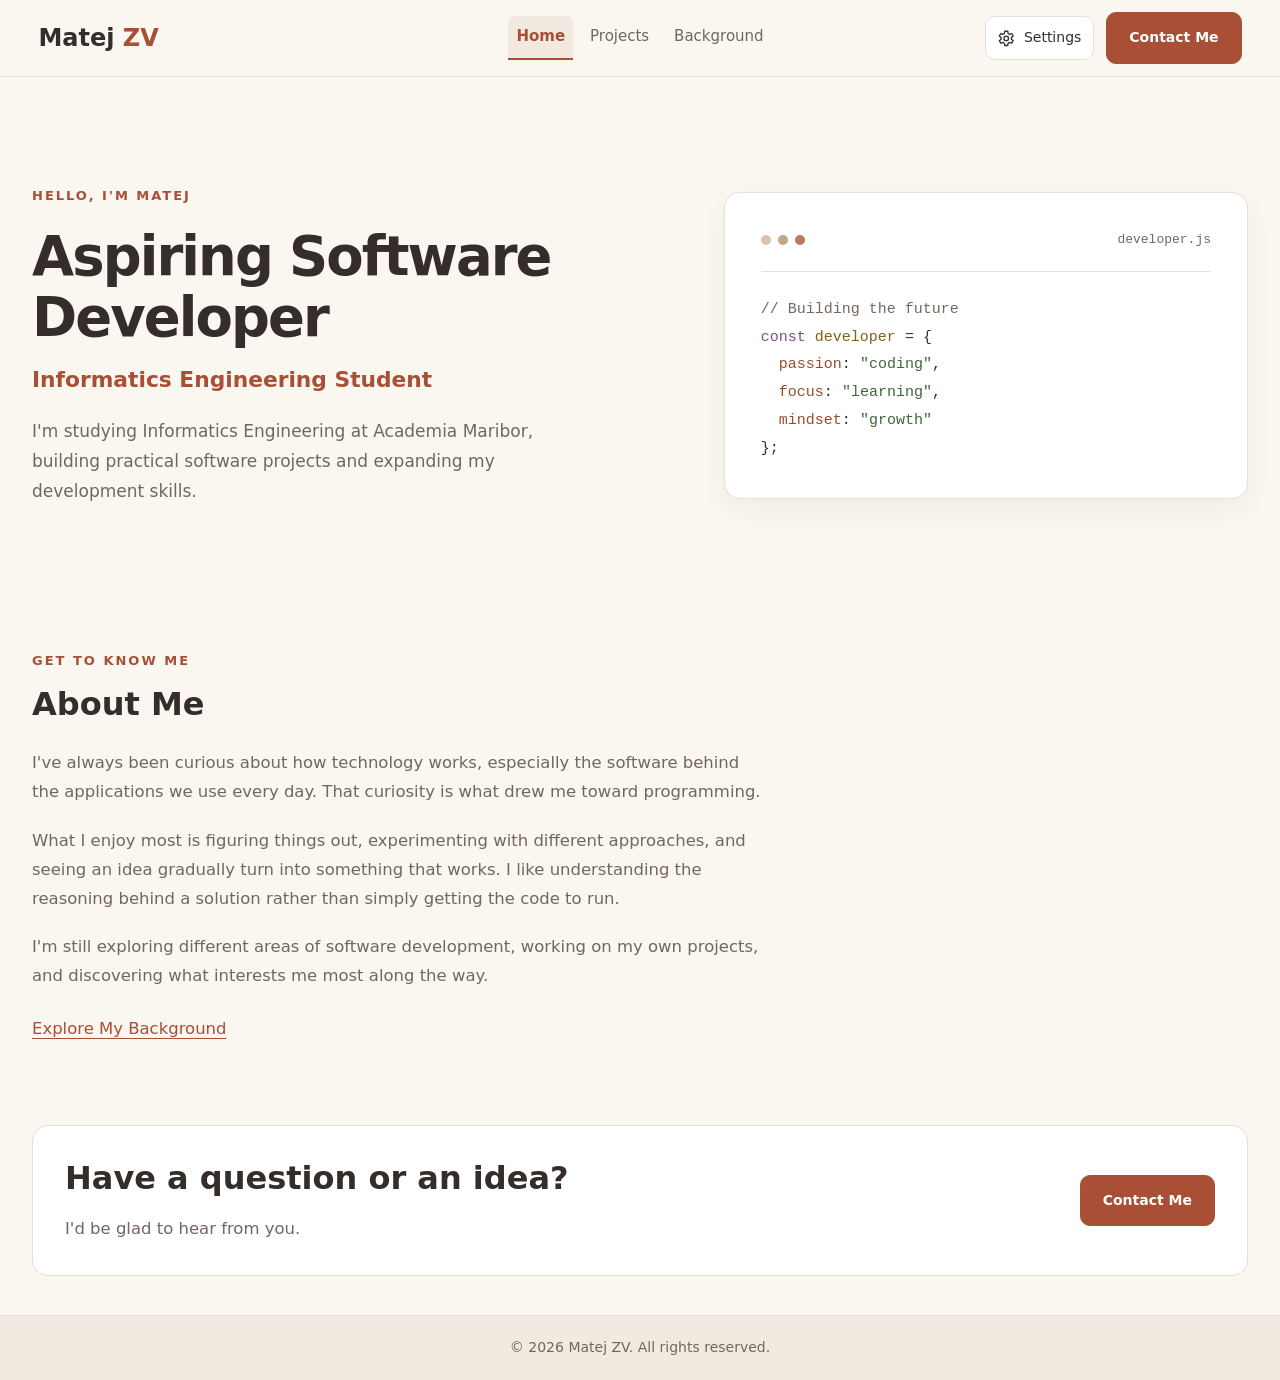
<file: index.html>
<!DOCTYPE html>
<html lang="en">
<head>
    <!-- Character encoding and responsive viewport -->
    <meta charset="UTF-8">
    <meta name="viewport" content="width=device-width, initial-scale=1.0">

    <!-- Page information -->
    <meta name="description" content="Home — Matej ZV’s developer portfolio, education, projects, and continued learning." data-i18n-content="meta.home.description">
    <meta name="theme-color" content="#211D1B">
    <link rel="icon" type="image/svg+xml" sizes="any" href="assets/icons/favicon.svg">
    <title data-i18n="meta.home.title">Matej ZV | Aspiring Software Developer</title>
    <meta property="og:type" content="website">
    <meta property="og:title" content="Matej ZV | Aspiring Software Developer" data-i18n-content="meta.home.title">
    <meta property="og:description" content="Home — Matej ZV’s developer portfolio, education, projects, and continued learning." data-i18n-content="meta.home.description">
    <meta name="twitter:card" content="summary">
    <!-- Add a canonical link and og:url once the final public URL is known.
         Add og:image only when a real share image has been supplied. -->

    <!-- Select the saved/system theme before styles render. -->
    <script src="js/theme.js"></script>
    <script src="js/translations.js"></script>
    <script src="js/i18n.js"></script>

    <!-- Website styles -->
    <link rel="stylesheet" href="css/style.css">

    <!-- JavaScript loads after the HTML is parsed -->
    <script src="js/script.js" defer></script>
</head>

<body>
    <a class="skip-link" href="#main-content" data-i18n="access.skip">Skip to main content</a>

    <header class="site-header">
        <nav class="navbar" aria-label="Main navigation" data-i18n-aria-label="access.nav">

            <!-- Website logo -->
            <a href="index.html" class="logo" aria-label="Matej ZV home" data-i18n-aria-label="access.home">
                Matej <span>ZV</span>
            </a>

            <ul class="nav-links" id="primary-navigation">
                <li><a href="index.html" aria-current="page" data-i18n="nav.home">Home</a></li>
                <li><a href="projects.html" data-i18n="nav.projects">Projects</a></li>
                <li><a href="background.html" data-i18n="nav.background">Background</a></li>
                <li class="mobile-contact"><a href="contact.html" data-i18n="nav.contact">Contact Me</a></li>
            </ul>

            <div class="header-actions">
                <div class="settings-container">
                    <button id="settings-toggle" class="settings-toggle" type="button" aria-expanded="false" aria-controls="settings-panel" hidden>
                        <svg class="settings-icon" xmlns="http://www.w3.org/2000/svg" width="18" height="18" viewBox="0 0 24 24" fill="none" stroke="currentColor" stroke-width="1.8" stroke-linecap="round" stroke-linejoin="round" aria-hidden="true" focusable="false"><path d="m9 3-.5 3-2 1.2L3.7 6 1.8 9.3l2.3 2v2.4l-2.3 2L3.7 19l2.8-1.2 2 1.2.5 3h4l.5-3 2-1.2 2.8 1.2 1.9-3.3-2.3-2v-2.4l2.3-2L18.3 6l-2.8 1.2-2-1.2-.5-3Z"/><circle cx="11" cy="12.5" r="3"/></svg>
                        <span data-i18n="settings.title">Settings</span>
                    </button>
                    <div id="settings-panel" class="settings-panel" role="group" aria-label="Display settings" hidden data-i18n-aria-label="settings.group">
                        <label class="theme-control" for="theme-choice" hidden>
                            <span data-i18n="settings.theme">Theme</span>
                            <select id="theme-choice" name="theme-choice" aria-label="Theme" data-i18n-aria-label="settings.theme">
                                <option value="system" data-i18n="settings.system">System</option>
                                <option value="dark" data-i18n="settings.dark">Dark</option>
                                <option value="light" data-i18n="settings.light">Light</option>
                            </select>
                        </label>
                        <fieldset class="language-control" hidden>
                            <legend data-i18n="settings.language">Language</legend>
                            <div class="language-options">
                                <button type="button" data-language="en" aria-pressed="true" lang="en"><span aria-hidden="true">🇬🇧</span> English <span class="language-check" aria-hidden="true">✓</span></button>
                                <button type="button" data-language="sl" aria-pressed="false" lang="sl"><span aria-hidden="true">🇸🇮</span> Slovenščina <span class="language-check" aria-hidden="true">✓</span></button>
                                <button type="button" data-language="de" aria-pressed="false" lang="de"><span aria-hidden="true">🇩🇪</span> Deutsch <span class="language-check" aria-hidden="true">✓</span></button>
                            </div>
                        </fieldset>
                    </div>
                </div>
                <a class="nav-contact btn btn-primary" href="contact.html" data-i18n="nav.contact">Contact Me</a>
                <!-- Mobile menu button -->
                <button
                    class="menu-toggle"
                    type="button"
                    aria-label="Open navigation menu"
                    aria-controls="primary-navigation"
                    aria-expanded="false"
                 data-i18n-aria-label="access.menuOpen">
                    ☰
                </button>
            </div>


        </nav>
    </header>

    <main id="main-content" class="home-page" tabindex="-1">
        
<section tabindex="-1" id="home" class="hero">

    <!-- Introduction -->
    <div class="hero-content">

        <p class="hero-label" data-i18n="home.hello">
            HELLO, I'M MATEJ
        </p>

        <h1 data-i18n="home.role">
            Aspiring Software Developer
        </h1>

        <p class="hero-subtitle" data-i18n="home.study">
            Informatics Engineering Student
        </p>

        <p class="hero-description" data-i18n="home.intro">
            I'm studying Informatics Engineering at Academia Maribor,
            building practical software projects and expanding my
            development skills.
        </p>

    </div>

    <!-- Decorative code editor -->
    <div class="hero-visual" aria-hidden="true">

        <div class="code-card">

            <div class="code-card-header">
                <div class="code-card-dots">
                    <span></span>
                    <span></span>
                    <span></span>
                </div>

                <span class="code-filename">
                    developer.js
                </span>
            </div>

            <pre class="code-block"><code><span class="syntax-comment">// Building the future</span>
<span class="syntax-keyword">const</span> <span class="syntax-variable">developer</span> = {
  <span class="syntax-property">passion</span>: <span class="syntax-string">"coding"</span>,
  <span class="syntax-property">focus</span>: <span class="syntax-string">"learning"</span>,
  <span class="syntax-property">mindset</span>: <span class="syntax-string">"growth"</span>
};</code></pre>

        </div>

    </div>

</section>


        <section tabindex="-1" id="about" class="about-section" aria-labelledby="about-heading">
            <div class="about-biography">
                <div class="about-heading">
                <p class="section-label" data-i18n="home.aboutLabel">GET TO KNOW ME</p>
                <h2 id="about-heading" data-i18n="home.about">About Me</h2>
            </div>
                <div class="about-content">

                    <p data-i18n="home.bio1">
                    I've always been curious about how technology works, especially the software behind 
                    the applications we use every day. That curiosity is what drew me toward programming.
                    </p>

                    <p data-i18n="home.bio2">
                    What I enjoy most is figuring things out, experimenting with different approaches, 
                    and seeing an idea gradually turn into something that works. I like understanding the 
                    reasoning behind a solution rather than simply getting the code to run.
                    </p>

                    <p data-i18n="home.bio3">
                    I'm still exploring different areas of software development, working on my own projects,
                     and discovering what interests me most along the way.
                    </p>

                </div>
                <a class="background-text-link" href="background.html"><span data-i18n="home.explore">Explore My Background</span></a>
            </div>
        </section>


        <section class="closing-cta" aria-labelledby="closing-heading">
            <div>
                <h2 id="closing-heading" data-i18n="home.cta">Have a question or an idea?</h2>
                <p data-i18n="home.ctaText">I'd be glad to hear from you.</p>
            </div>
            <a class="btn btn-primary" href="contact.html" data-i18n="nav.contact">Contact Me</a>
        </section>
    </main>

    <footer class="site-footer">
        <p>&copy; <span id="current-year">2026</span> <span data-i18n="footer.rights">Matej ZV. All rights reserved.</span></p>
    </footer>
    <!-- Translate parsed English content before deferred interaction scripts run. -->
    <script>window.portfolioI18n?.apply();</script>
</body>
</html>
</file>
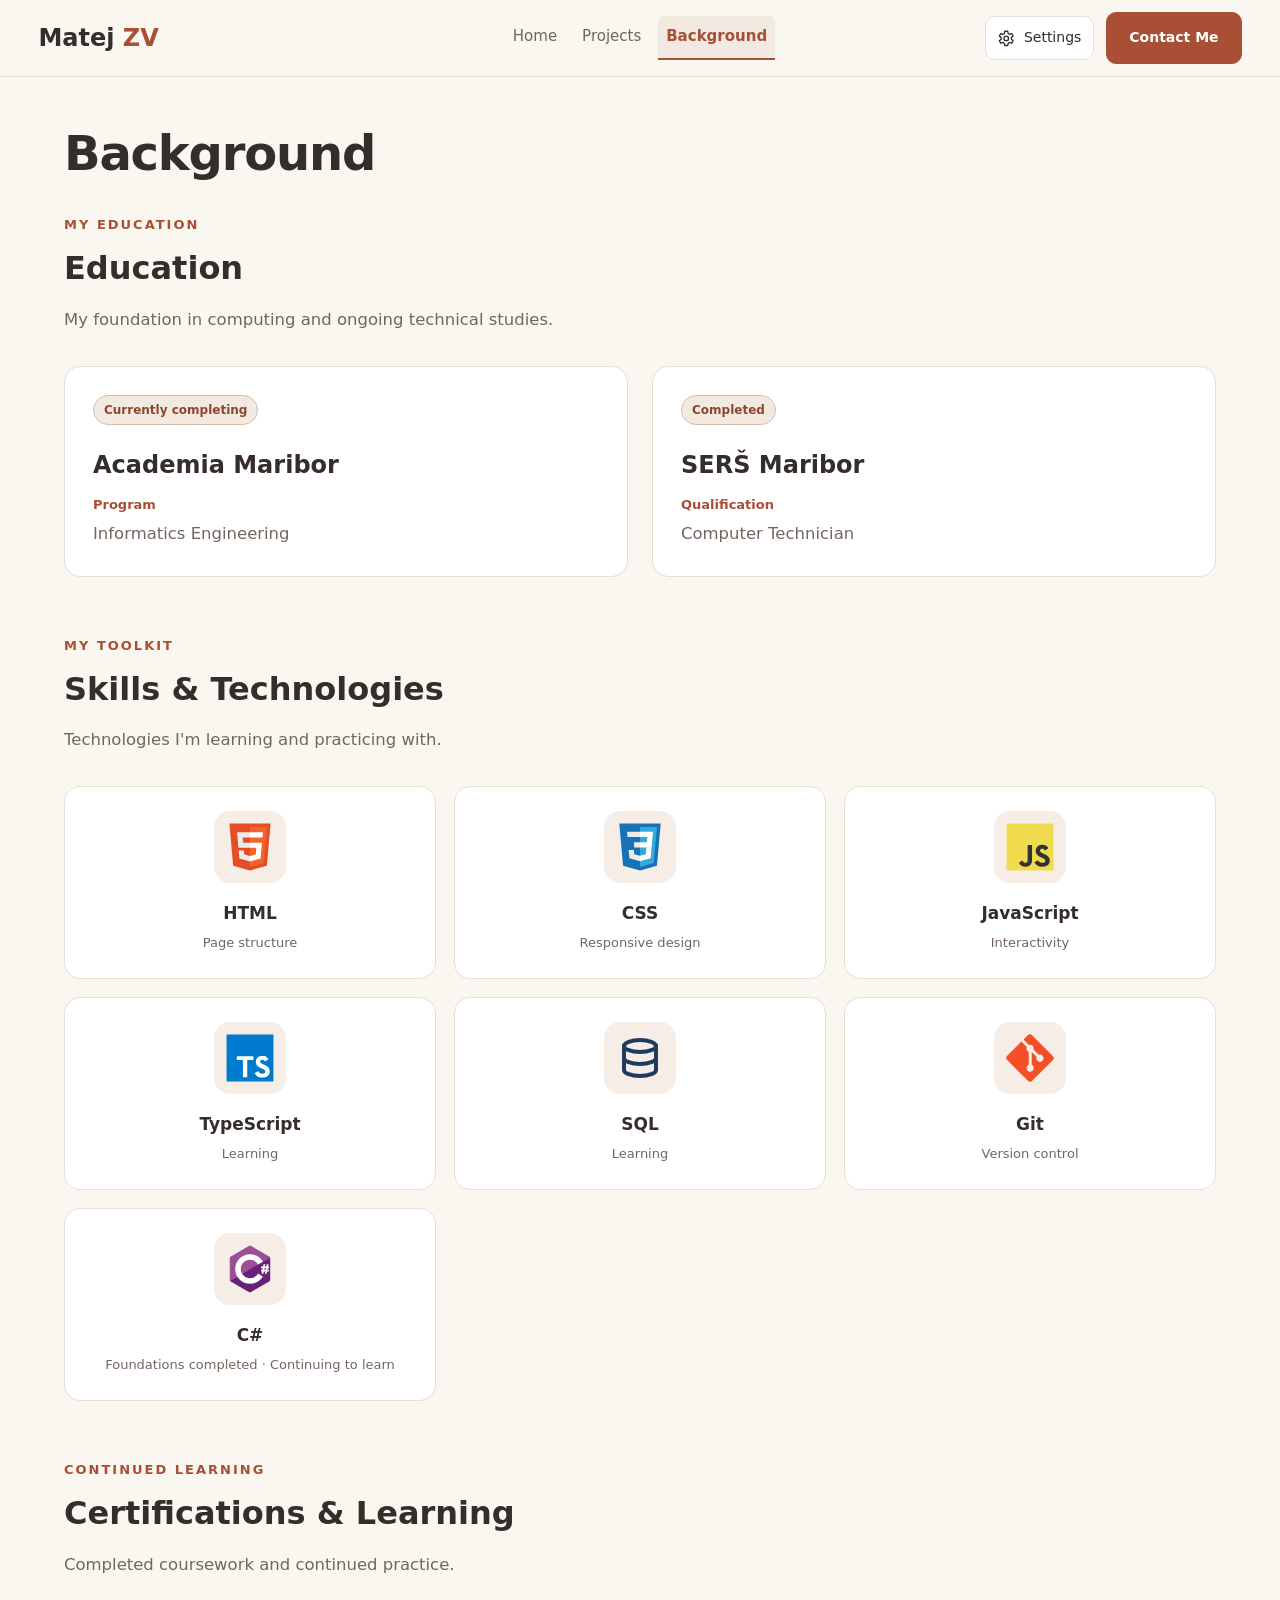
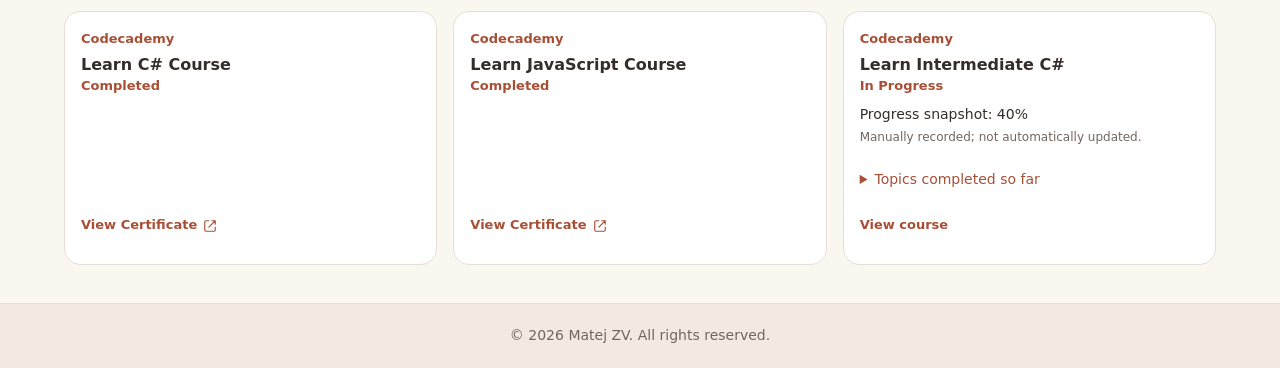
<file: background.html>
<!DOCTYPE html>
<html lang="en">
<head>
    <!-- Character encoding and responsive viewport -->
    <meta charset="UTF-8">
    <meta name="viewport" content="width=device-width, initial-scale=1.0">

    <!-- Page information -->
    <meta name="description" content="Background — Matej ZV’s developer portfolio, education, projects, and continued learning." data-i18n-content="meta.background.description">
    <meta name="theme-color" content="#211D1B">
    <link rel="icon" type="image/svg+xml" sizes="any" href="assets/icons/favicon.svg">
    <title data-i18n="meta.background.title">Background | Matej ZV</title>
    <meta property="og:type" content="website">
    <meta property="og:title" content="Background | Matej ZV" data-i18n-content="meta.background.title">
    <meta property="og:description" content="Background — Matej ZV’s developer portfolio, education, projects, and continued learning." data-i18n-content="meta.background.description">
    <meta name="twitter:card" content="summary">
    <!-- Add a canonical link and og:url once the final public URL is known.
         Add og:image only when a real share image has been supplied. -->

    <!-- Select the saved/system theme before styles render. -->
    <script src="js/theme.js"></script>
    <script src="js/translations.js"></script>
    <script src="js/i18n.js"></script>

    <!-- Website styles -->
    <link rel="stylesheet" href="css/style.css">

    <!-- JavaScript loads after the HTML is parsed -->
    <script src="js/script.js" defer></script>
    <script src="js/certificates.js" defer></script>
</head>

<body>
    <a class="skip-link" href="#main-content" data-i18n="access.skip">Skip to main content</a>

    <header class="site-header">
        <nav class="navbar" aria-label="Main navigation" data-i18n-aria-label="access.nav">

            <!-- Website logo -->
            <a href="index.html" class="logo" aria-label="Matej ZV home" data-i18n-aria-label="access.home">
                Matej <span>ZV</span>
            </a>

            <ul class="nav-links" id="primary-navigation">
                <li><a href="index.html" data-i18n="nav.home">Home</a></li>
                <li><a href="projects.html" data-i18n="nav.projects">Projects</a></li>
                <li><a href="background.html" aria-current="page" data-i18n="nav.background">Background</a></li>
                <li class="mobile-contact"><a href="contact.html" data-i18n="nav.contact">Contact Me</a></li>
            </ul>

            <div class="header-actions">
                <div class="settings-container">
                    <button id="settings-toggle" class="settings-toggle" type="button" aria-expanded="false" aria-controls="settings-panel" hidden>
                        <svg class="settings-icon" xmlns="http://www.w3.org/2000/svg" width="18" height="18" viewBox="0 0 24 24" fill="none" stroke="currentColor" stroke-width="1.8" stroke-linecap="round" stroke-linejoin="round" aria-hidden="true" focusable="false"><path d="m9 3-.5 3-2 1.2L3.7 6 1.8 9.3l2.3 2v2.4l-2.3 2L3.7 19l2.8-1.2 2 1.2.5 3h4l.5-3 2-1.2 2.8 1.2 1.9-3.3-2.3-2v-2.4l2.3-2L18.3 6l-2.8 1.2-2-1.2-.5-3Z"/><circle cx="11" cy="12.5" r="3"/></svg>
                        <span data-i18n="settings.title">Settings</span>
                    </button>
                    <div id="settings-panel" class="settings-panel" role="group" aria-label="Display settings" hidden data-i18n-aria-label="settings.group">
                        <label class="theme-control" for="theme-choice" hidden>
                            <span data-i18n="settings.theme">Theme</span>
                            <select id="theme-choice" name="theme-choice" aria-label="Theme" data-i18n-aria-label="settings.theme">
                                <option value="system" data-i18n="settings.system">System</option>
                                <option value="dark" data-i18n="settings.dark">Dark</option>
                                <option value="light" data-i18n="settings.light">Light</option>
                            </select>
                        </label>
                        <fieldset class="language-control" hidden>
                            <legend data-i18n="settings.language">Language</legend>
                            <div class="language-options">
                                <button type="button" data-language="en" aria-pressed="true" lang="en"><span aria-hidden="true">🇬🇧</span> English <span class="language-check" aria-hidden="true">✓</span></button>
                                <button type="button" data-language="sl" aria-pressed="false" lang="sl"><span aria-hidden="true">🇸🇮</span> Slovenščina <span class="language-check" aria-hidden="true">✓</span></button>
                                <button type="button" data-language="de" aria-pressed="false" lang="de"><span aria-hidden="true">🇩🇪</span> Deutsch <span class="language-check" aria-hidden="true">✓</span></button>
                            </div>
                        </fieldset>
                    </div>
                </div>
                <a class="nav-contact btn btn-primary" href="contact.html" data-i18n="nav.contact">Contact Me</a>
                <!-- Mobile menu button -->
                <button
                    class="menu-toggle"
                    type="button"
                    aria-label="Open navigation menu"
                    aria-controls="primary-navigation"
                    aria-expanded="false"
                 data-i18n-aria-label="access.menuOpen">
                    ☰
                </button>
            </div>


        </nav>
    </header>

    <main id="main-content" class="detail-page background-page" tabindex="-1">
        <header class="page-intro">
            <h1 data-i18n="nav.background">Background</h1>
        </header>
        
        <section tabindex="-1" id="education" class="education-section" aria-labelledby="education-heading">

            <p class="section-label" data-i18n="background.educationLabel">MY EDUCATION</p>
            <h2 id="education-heading" data-i18n="background.education">Education</h2>
            <p class="section-description" data-i18n="background.intro">My foundation in computing and ongoing technical studies.</p>

            <div class="learning-grid">
                <article class="learning-card" aria-labelledby="academia-heading">
                    <div class="learning-card-header">
                        <span class="learning-badge" data-i18n="background.current">Currently completing</span>
                    </div>
                    <div class="learning-details">
                        <h3 id="academia-heading">Academia Maribor</h3>
                        <p class="education-detail"><span data-i18n="background.program">Program</span><span data-i18n="background.informatics">Informatics Engineering</span></p>
                    </div>
                </article>

                <article class="learning-card" aria-labelledby="sers-heading">
                    <div class="learning-card-header">
                        <span class="learning-badge" data-i18n="status.completed">Completed</span>
                    </div>
                    <div class="learning-details">
                        <h3 id="sers-heading">SERŠ Maribor</h3>
                        <p class="education-detail"><span data-i18n="background.qualification">Qualification</span><span data-i18n="background.technician">Computer Technician</span></p>
                    </div>
                </article>
            </div>

        </section>

        <section tabindex="-1" id="skills" class="skills-section">

            <p class="section-label" data-i18n="background.toolkit">
                MY TOOLKIT
            </p>

            <h2 data-i18n="background.skills">Skills &amp; Technologies</h2>

            <p class="section-description" data-i18n="background.skillsIntro">
                Technologies I'm learning and
                practicing with.
            </p>

            <div class="skills-grid">

                <!-- HTML -->
                <article class="skill-card">
                    <span class="skill-icon">
                        <img src="assets/icons/html5.svg" alt="" width="48" height="48" decoding="async">
                    </span>
                    <div>
                        <h3>HTML</h3>
                        <p data-i18n="skills.structure">Page structure</p>
                    </div>
                </article>

                <!-- CSS -->
                <article class="skill-card">
                    <span class="skill-icon">
                        <img src="assets/icons/css3.svg" alt="" width="48" height="48" decoding="async">
                    </span>
                    <div>
                        <h3>CSS</h3>
                        <p data-i18n="skills.responsive">Responsive design</p>
                    </div>
                </article>

                <!-- JavaScript -->
                <article class="skill-card">
                    <span class="skill-icon">
                        <img src="assets/icons/javascript.svg" alt="" width="48" height="48" decoding="async">
                    </span>
                    <div>
                        <h3>JavaScript</h3>
                        <p data-i18n="skills.interactivity">Interactivity</p>
                    </div>
                </article>

                <!-- TypeScript -->
                <article class="skill-card">
                    <span class="skill-icon">
                        <img src="assets/icons/typescript.svg" alt="" width="48" height="48" decoding="async">
                    </span>
                    <div>
                        <h3>TypeScript</h3>
                        <p data-i18n="skills.learning">Learning</p>
                    </div>
                </article>

                <!-- SQL -->
                <article class="skill-card">
                    <span class="skill-icon">
                        <img src="assets/icons/database.svg" alt="" width="48" height="48" decoding="async">
                    </span>
                    <div>
                        <h3>SQL</h3>
                        <p data-i18n="skills.learning">Learning</p>
                    </div>
                </article>

                <!-- Git -->
                <article class="skill-card">
                    <span class="skill-icon">
                        <img src="assets/icons/git.svg" alt="" width="48" height="48" decoding="async">
                    </span>
                    <div>
                        <h3>Git</h3>
                        <p data-i18n="skills.version">Version control</p>
                    </div>
                </article>

                <!-- C# -->
                <article class="skill-card">
                    <span class="skill-icon">
                        <img src="assets/icons/csharp.svg" alt="" width="48" height="48" decoding="async">
                    </span>
                    <div>
                        <h3>C#</h3>
                        <p data-i18n="skills.csharp">Foundations completed · Continuing to learn</p>
                    </div>
                </article>

            </div>

        </section>

        <section tabindex="-1" id="learning" class="learning-section" aria-labelledby="learning-heading">

            <p class="section-label" data-i18n="background.learningLabel">CONTINUED LEARNING</p>
            <h2 id="learning-heading" data-i18n="background.certificates">Certifications &amp; Learning</h2>
            <p class="section-description" data-i18n="background.learningIntro">Completed coursework and continued practice.</p>

            <div class="learning-grid">
                <article class="learning-card" aria-labelledby="csharp-course-heading">
                    <div class="learning-details">
                        <p class="learning-provider">Codecademy</p>
                        <h3 id="csharp-course-heading">Learn C# Course</h3>
                        <p class="course-status" data-i18n="status.completed">Completed</p>
                    </div>
                    <div class="learning-certificate">
                        <a class="certificate-link" href="assets/certificates/codecademy-learn-csharp.webp" data-certificate-preview data-certificate-pdf="assets/certificates/codecademy-learn-csharp.pdf" data-certificate-heading="csharp-course-heading" aria-label="View Certificate for Learn C# Course (image preview)" data-i18n-aria-label="certificate.csharpLabel"><span data-i18n="certificate.view">View Certificate</span> <svg class="certificate-external-icon" xmlns="http://www.w3.org/2000/svg" width="14" height="14" viewBox="0 0 24 24" fill="none" stroke="currentColor" stroke-width="2" stroke-linecap="round" stroke-linejoin="round" aria-hidden="true" focusable="false"><path d="M15 3h6v6M10 14 21 3M21 14v5a2 2 0 0 1-2 2H5a2 2 0 0 1-2-2V5a2 2 0 0 1 2-2h5"/></svg></a>
                    </div>
                </article>

                <article class="learning-card" aria-labelledby="javascript-course-heading">
                    <div class="learning-details">
                        <p class="learning-provider">Codecademy</p>
                        <h3 id="javascript-course-heading">Learn JavaScript Course</h3>
                        <p class="course-status" data-i18n="status.completed">Completed</p>
                    </div>
                    <div class="learning-certificate">
                        <a class="certificate-link" href="assets/certificates/codecademy-learn-javascript.webp" data-certificate-preview data-certificate-pdf="assets/certificates/codecademy-learn-javascript.pdf" data-certificate-heading="javascript-course-heading" aria-label="View Certificate for Learn JavaScript Course (image preview)" data-i18n-aria-label="certificate.jsLabel"><span data-i18n="certificate.view">View Certificate</span> <svg class="certificate-external-icon" xmlns="http://www.w3.org/2000/svg" width="14" height="14" viewBox="0 0 24 24" fill="none" stroke="currentColor" stroke-width="2" stroke-linecap="round" stroke-linejoin="round" aria-hidden="true" focusable="false"><path d="M15 3h6v6M10 14 21 3M21 14v5a2 2 0 0 1-2 2H5a2 2 0 0 1-2-2V5a2 2 0 0 1 2-2h5"/></svg></a>
                    </div>
                </article>

                <article class="learning-card" aria-labelledby="intermediate-course-heading">
                    <div class="learning-details">
                        <p class="learning-provider">Codecademy</p>
                        <h3 id="intermediate-course-heading">Learn Intermediate C#</h3>
                        <p class="course-status" data-i18n="status.progress">In Progress</p>
                        <p class="course-progress" data-i18n="course.progress">Progress snapshot: 40%</p>
                        <p class="course-progress-note" data-i18n="course.snapshot">Manually recorded; not automatically updated.</p>
                    </div>
                    <div class="learning-certificate">
                        <details class="course-details">
                            <summary data-i18n="course.topicsCompleted">Topics completed so far</summary>
                            <ul class="certificate-topic-list">
                                <li data-i18n="course.inheritance">Inheritance</li>
                                <li data-i18n="course.polymorphism">Polymorphism</li>
                                <li data-i18n="course.interfaces">Interfaces</li>
                                <li data-i18n="course.references">Reference fundamentals</li>
                                <li data-i18n="course.objectClass">The Object class</li>
                                <li data-i18n="course.stringsExceptions">Strings and exception fundamentals</li>
                                <li data-i18n="course.enumerations">Enumerations</li>
                            </ul>
                        </details>
                        <a class="certificate-link" href="https://www.codecademy.com/enrolled/courses/learn-intermediate-c-sharp" data-i18n="course.view">View course</a>
                    </div>
                </article>
            </div>

        </section>
    </main>

    <dialog id="certificate-dialog" class="certificate-dialog" aria-labelledby="certificate-dialog-title" aria-describedby="certificate-course">
        <div class="certificate-panel">
            <div class="certificate-toolbar">
                <h2 id="certificate-dialog-title" data-i18n="certificate.previewTitle">Certificate preview</h2>
                <button type="button" id="certificate-close" autofocus data-i18n="certificate.close">Close</button>
            </div>
            <p id="certificate-course"></p>
            <p id="certificate-error" role="status" hidden data-i18n="certificate.error">The preview could not load. Please try again later.</p>
            <div id="certificate-viewport" class="certificate-viewport" tabindex="0" role="region" aria-label="Certificate preview and course topics" data-i18n-aria-label="certificate.imageRegion">
                <img id="certificate-image" alt="" decoding="async">
                <section class="certificate-topics" aria-labelledby="certificate-topics-title">
                    <h3 id="certificate-topics-title" data-i18n="certificate.learned">What I learned</h3>
                    <ul class="certificate-topic-list" data-certificate-topics="csharp-course-heading" hidden>
                        <li data-i18n="certificate.topics.types">Data types &amp; variables</li>
                        <li data-i18n="certificate.topics.numbers">Numbers &amp; operators</li>
                        <li data-i18n="certificate.topics.strings">Strings</li>
                        <li data-i18n="certificate.topics.logic">Logic &amp; conditionals</li>
                        <li data-i18n="certificate.topics.collections">Arrays &amp; lists</li>
                        <li data-i18n="certificate.topics.loops">Loops</li>
                        <li data-i18n="certificate.topics.methods">Methods</li>
                        <li data-i18n="certificate.topics.classes">Classes &amp; abstraction</li>
                        <li data-i18n="certificate.topics.encapsulation">Encapsulation</li>
                    </ul>
                    <ul class="certificate-topic-list" data-certificate-topics="javascript-course-heading" hidden>
                        <li data-i18n="certificate.topics.conditionals">Conditionals</li>
                        <li data-i18n="certificate.topics.functions">Functions</li>
                        <li data-i18n="certificate.topics.scope">Scope</li>
                        <li data-i18n="certificate.topics.arrays">Arrays</li>
                        <li data-i18n="certificate.topics.iterators">Loops &amp; iterators</li>
                        <li data-i18n="certificate.topics.objects">Objects</li>
                    </ul>
                </section>
            </div>
        </div>
    </dialog>

    <footer class="site-footer">
        <p>&copy; <span id="current-year">2026</span> <span data-i18n="footer.rights">Matej ZV. All rights reserved.</span></p>
    </footer>
    <!-- Translate parsed English content before deferred interaction scripts run. -->
    <script>window.portfolioI18n?.apply();</script>
</body>
</html>
</file>
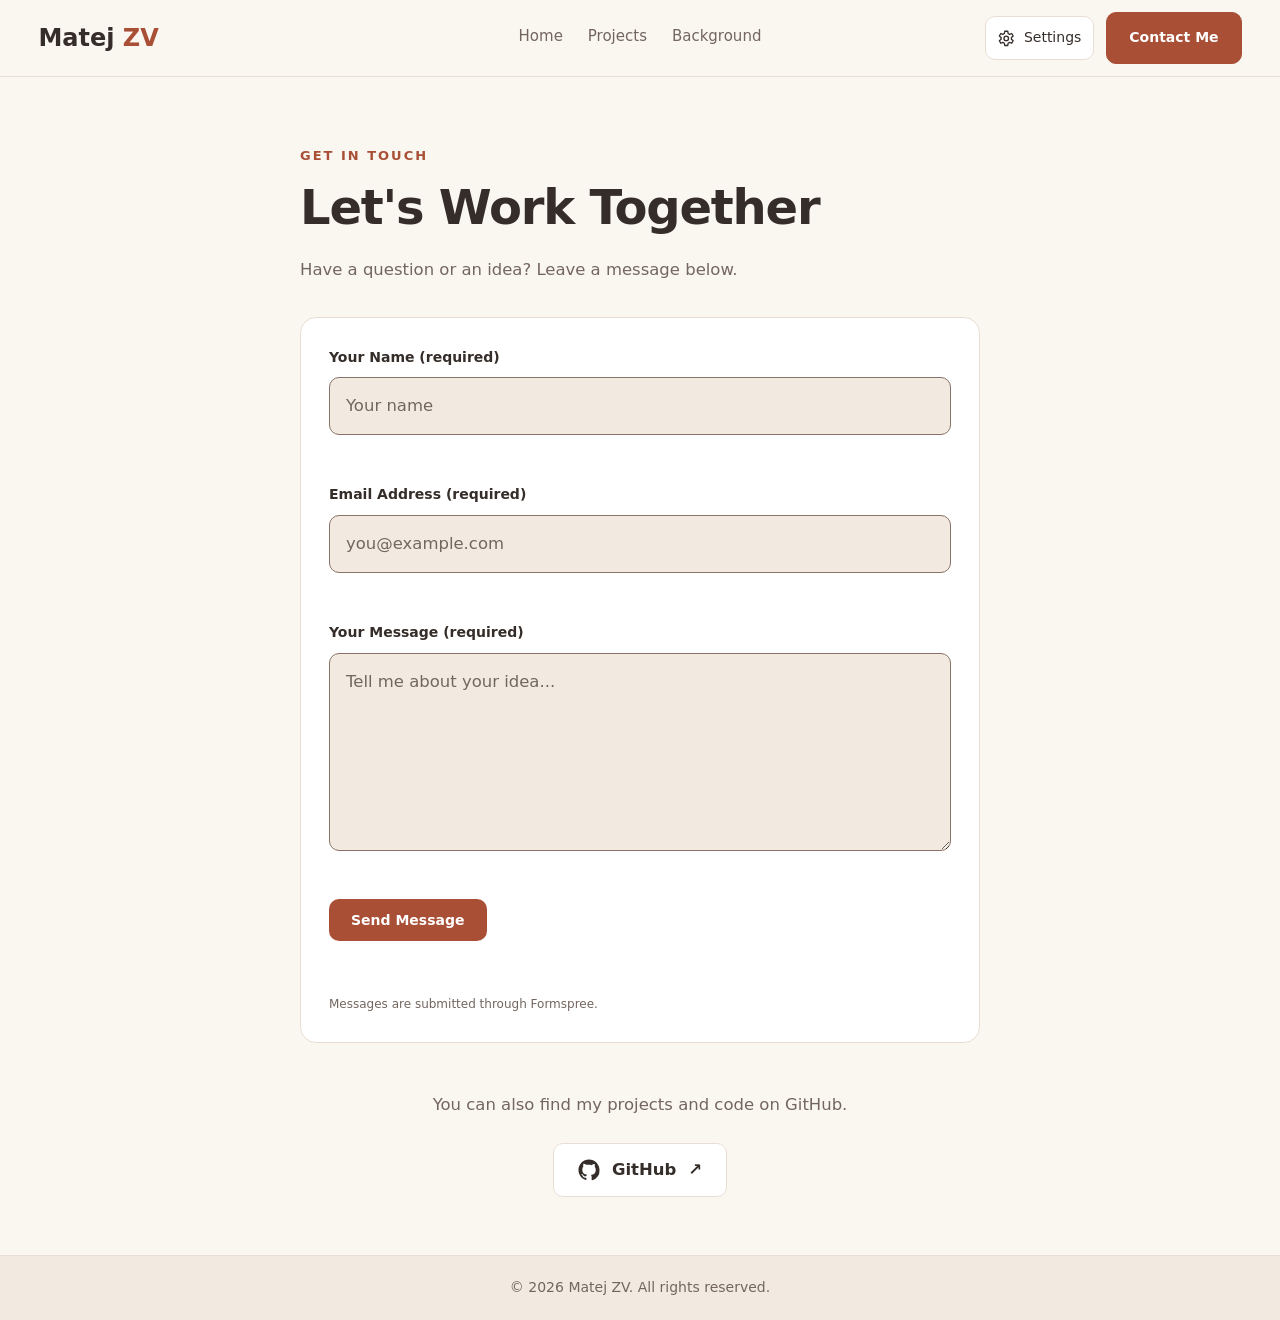
<file: contact.html>
<!DOCTYPE html>
<html lang="en">
<head>
    <!-- Character encoding and responsive viewport -->
    <meta charset="UTF-8">
    <meta name="viewport" content="width=device-width, initial-scale=1.0">

    <!-- Page information -->
    <meta name="description" content="Contact — Matej ZV’s developer portfolio, education, projects, and continued learning." data-i18n-content="meta.contact.description">
    <meta name="theme-color" content="#211D1B">
    <link rel="icon" type="image/svg+xml" sizes="any" href="assets/icons/favicon.svg">
    <title data-i18n="meta.contact.title">Contact | Matej ZV</title>
    <meta property="og:type" content="website">
    <meta property="og:title" content="Contact | Matej ZV" data-i18n-content="meta.contact.title">
    <meta property="og:description" content="Contact — Matej ZV’s developer portfolio, education, projects, and continued learning." data-i18n-content="meta.contact.description">
    <meta name="twitter:card" content="summary">
    <!-- Add a canonical link and og:url once the final public URL is known.
         Add og:image only when a real share image has been supplied. -->

    <!-- Select the saved/system theme before styles render. -->
    <script src="js/theme.js"></script>
    <script src="js/translations.js"></script>
    <script src="js/i18n.js"></script>

    <!-- Website styles -->
    <link rel="stylesheet" href="css/style.css">

    <!-- JavaScript loads after the HTML is parsed -->
    <script src="js/script.js" defer></script>
</head>

<body>
    <a class="skip-link" href="#main-content" data-i18n="access.skip">Skip to main content</a>

    <header class="site-header">
        <nav class="navbar" aria-label="Main navigation" data-i18n-aria-label="access.nav">

            <!-- Website logo -->
            <a href="index.html" class="logo" aria-label="Matej ZV home" data-i18n-aria-label="access.home">
                Matej <span>ZV</span>
            </a>

            <ul class="nav-links" id="primary-navigation">
                <li><a href="index.html" data-i18n="nav.home">Home</a></li>
                <li><a href="projects.html" data-i18n="nav.projects">Projects</a></li>
                <li><a href="background.html" data-i18n="nav.background">Background</a></li>
                <li class="mobile-contact"><a href="contact.html" aria-current="page" data-i18n="nav.contact">Contact Me</a></li>
            </ul>

            <div class="header-actions">
                <div class="settings-container">
                    <button id="settings-toggle" class="settings-toggle" type="button" aria-expanded="false" aria-controls="settings-panel" hidden>
                        <svg class="settings-icon" xmlns="http://www.w3.org/2000/svg" width="18" height="18" viewBox="0 0 24 24" fill="none" stroke="currentColor" stroke-width="1.8" stroke-linecap="round" stroke-linejoin="round" aria-hidden="true" focusable="false"><path d="m9 3-.5 3-2 1.2L3.7 6 1.8 9.3l2.3 2v2.4l-2.3 2L3.7 19l2.8-1.2 2 1.2.5 3h4l.5-3 2-1.2 2.8 1.2 1.9-3.3-2.3-2v-2.4l2.3-2L18.3 6l-2.8 1.2-2-1.2-.5-3Z"/><circle cx="11" cy="12.5" r="3"/></svg>
                        <span data-i18n="settings.title">Settings</span>
                    </button>
                    <div id="settings-panel" class="settings-panel" role="group" aria-label="Display settings" hidden data-i18n-aria-label="settings.group">
                        <label class="theme-control" for="theme-choice" hidden>
                            <span data-i18n="settings.theme">Theme</span>
                            <select id="theme-choice" name="theme-choice" aria-label="Theme" data-i18n-aria-label="settings.theme">
                                <option value="system" data-i18n="settings.system">System</option>
                                <option value="dark" data-i18n="settings.dark">Dark</option>
                                <option value="light" data-i18n="settings.light">Light</option>
                            </select>
                        </label>
                        <fieldset class="language-control" hidden>
                            <legend data-i18n="settings.language">Language</legend>
                            <div class="language-options">
                                <button type="button" data-language="en" aria-pressed="true" lang="en"><span aria-hidden="true">🇬🇧</span> English <span class="language-check" aria-hidden="true">✓</span></button>
                                <button type="button" data-language="sl" aria-pressed="false" lang="sl"><span aria-hidden="true">🇸🇮</span> Slovenščina <span class="language-check" aria-hidden="true">✓</span></button>
                                <button type="button" data-language="de" aria-pressed="false" lang="de"><span aria-hidden="true">🇩🇪</span> Deutsch <span class="language-check" aria-hidden="true">✓</span></button>
                            </div>
                        </fieldset>
                    </div>
                </div>
                <a class="nav-contact btn btn-primary" href="contact.html" aria-current="page" data-i18n="nav.contact">Contact Me</a>
                <!-- Mobile menu button -->
                <button
                    class="menu-toggle"
                    type="button"
                    aria-label="Open navigation menu"
                    aria-controls="primary-navigation"
                    aria-expanded="false"
                 data-i18n-aria-label="access.menuOpen">
                    ☰
                </button>
            </div>


        </nav>
    </header>

    <main id="main-content" class="detail-page" tabindex="-1">
        <section tabindex="-1" id="contact" class="contact-section">

            <p class="section-label" data-i18n="contact.label">
                GET IN TOUCH
            </p>

            <h1 data-i18n="contact.heading">Let's Work Together</h1>

            <p class="section-description" data-i18n="contact.intro">
                Have a question or an idea?
                Leave a message below.
            </p>

            <!-- Contact form card -->
            <div class="contact-container">

                <!--
                    The action contains the configured public Formspree form ID.
                    This endpoint is public; never put private API keys here.
                    JavaScript validates and sends the form without a page reload.
                -->
                <form aria-label="Contact" id="contact-form" action="https://formspree.io/f/xzeeqwby" method="post" novalidate data-i18n-aria-label="contact.formLabel">

                    <!-- Name input -->
                    <div class="form-group">

                        <label for="contact-name" data-i18n="contact.name">
                            Your Name (required)
                        </label>

                        <input
                            type="text"
                            id="contact-name"
                            name="name"
                            placeholder="Your name"
                            autocomplete="name"
                            required
                            minlength="2"
                            aria-describedby="name-error"
                         data-i18n-placeholder="contact.namePlaceholder">

                        <small
                            id="name-error"
                            class="form-error"
                        ></small>

                    </div>

                    <!-- Email input -->
                    <div class="form-group">

                        <label for="contact-email" data-i18n="contact.email">
                            Email Address (required)
                        </label>

                        <input
                            type="email"
                            id="contact-email"
                            name="email"
                            placeholder="you@example.com"
                            autocomplete="email"
                            required
                            aria-describedby="email-error"
                        >

                        <small
                            id="email-error"
                            class="form-error"
                        ></small>

                    </div>

                    <!-- Message input -->
                    <div class="form-group">

                        <label for="contact-message" data-i18n="contact.message">
                            Your Message (required)
                        </label>

                        <textarea
                            id="contact-message"
                            name="message"
                            rows="6"
                            placeholder="Tell me about your idea..."
                            required
                            minlength="10"
                            aria-describedby="message-error"
                         data-i18n-placeholder="contact.messagePlaceholder"></textarea>

                        <small
                            id="message-error"
                            class="form-error"
                        ></small>

                    </div>

                    
                    <!-- ========================================
                        CONTACT FORM SUBMIT BUTTON
                    ======================================== -->

                    <!--
                        JavaScript will disable this button while
                        the message is being sent.
                    -->
                    <button
                        type="submit"
                        id="contact-submit"
                        class="btn btn-primary contact-submit"
                     data-i18n="contact.send">
                        Send Message
                    </button>

                    <!--
                        This status message tells visitors whether
                        their message was sent successfully.
                    -->
                    <p
                        id="form-status"
                        class="form-status"
                        role="status"
                        aria-live="polite"
                        aria-atomic="true"
                    ></p>

                    <!-- A configured endpoint does not establish inbox delivery. -->
                    <p class="form-note" data-i18n="contact.note">
                        Messages are submitted through Formspree. 
                    </p>

                    <noscript>
                        <p class="form-note" data-i18n="contact.noScript">Please enable JavaScript to send this form.</p>
                    </noscript>

                </form>

            </div>

                <!-- Social links -->
            <div class="contact-social">

                <p data-i18n="contact.github">
                    You can also find my projects and code on GitHub.
                </p>

                <a
                class="social-link"
                href="https://github.com/MatejZV"
                target="_blank"
                rel="noopener noreferrer"
            >
                <svg
                    class="social-icon"
                    xmlns="http://www.w3.org/2000/svg"
                    width="22"
                    height="22"
                    viewBox="0 0 24 24"
                    fill="currentColor"
                    aria-hidden="true"
                    focusable="false"
                >
                    <path d="M12 .5C5.65.5.5 5.65.5 12c0 5.08 3.29 9.39 7.86 10.91.58.11.79-.25.79-.56 0-.28-.01-1.02-.02-2-3.2.7-3.88-1.54-3.88-1.54-.52-1.33-1.28-1.68-1.28-1.68-1.05-.72.08-.7.08-.7 1.16.08 1.77 1.19 1.77 1.19 1.03 1.76 2.7 1.25 3.36.95.1-.75.4-1.25.73-1.54-2.55-.29-5.23-1.28-5.23-5.69 0-1.26.45-2.29 1.19-3.1-.12-.29-.52-1.47.11-3.06 0 0 .97-.31 3.18 1.18A11.08 11.08 0 0 1 12 6.3c.98 0 1.97.13 2.89.39 2.21-1.49 3.18-1.18 3.18-1.18.63 1.59.23 2.77.11 3.06.74.81 1.19 1.84 1.19 3.1 0 4.42-2.68 5.4-5.24 5.69.41.35.77 1.04.77 2.1 0 1.52-.01 2.75-.01 3.12 0 .31.21.68.8.56A11.52 11.52 0 0 0 23.5 12C23.5 5.65 18.35.5 12 .5Z"/>
                </svg>

                <span>GitHub</span>
                <span aria-hidden="true">↗</span>
            </a>
            </div>

        </section>
    </main>

    <footer class="site-footer">
        <p>&copy; <span id="current-year">2026</span> <span data-i18n="footer.rights">Matej ZV. All rights reserved.</span></p>
    </footer>
    <!-- Translate parsed English content before deferred interaction scripts run. -->
    <script>window.portfolioI18n?.apply();</script>
</body>
</html>
</file>
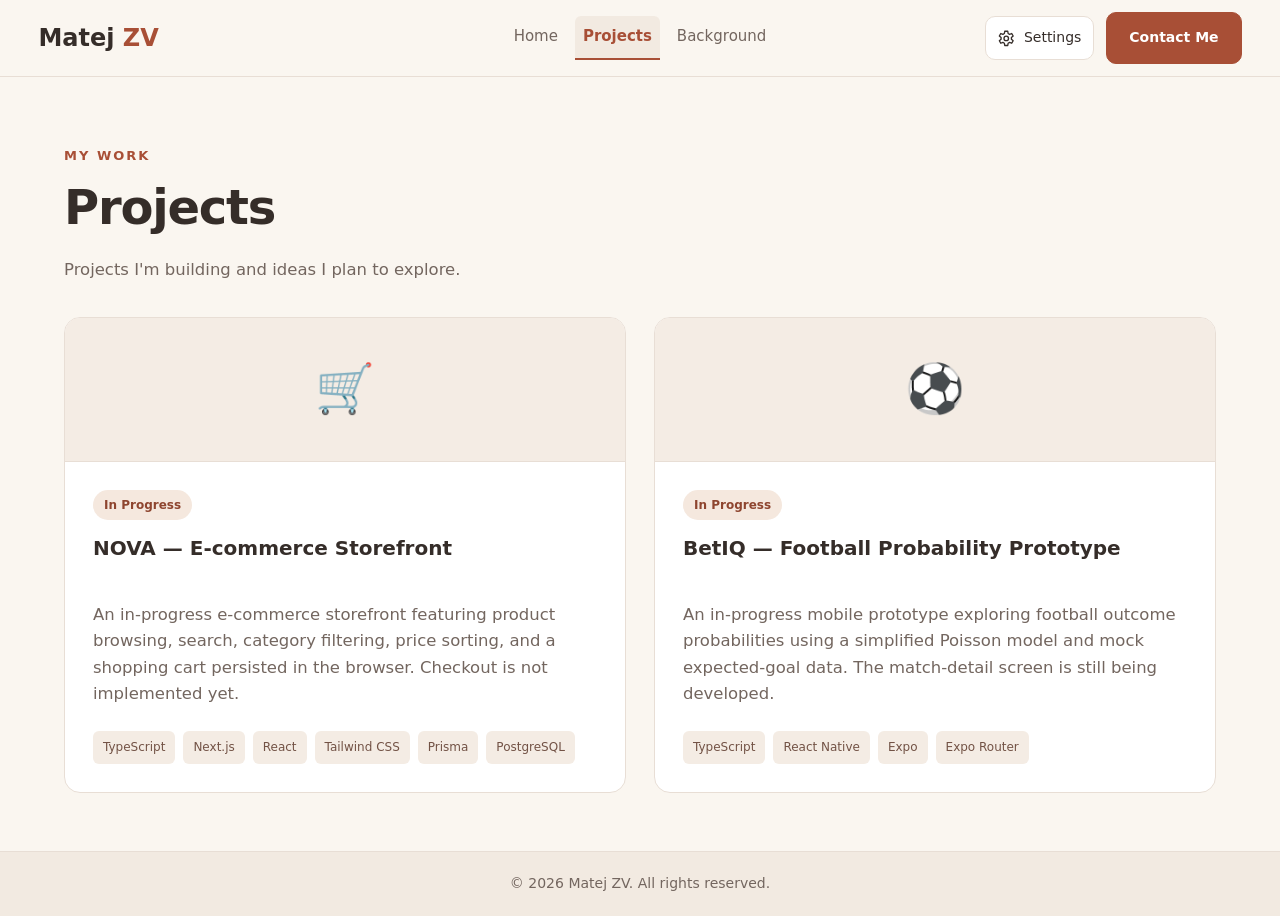
<file: projects.html>
<!DOCTYPE html>
<html lang="en">
<head>
    <!-- Character encoding and responsive viewport -->
    <meta charset="UTF-8">
    <meta name="viewport" content="width=device-width, initial-scale=1.0">

    <!-- Page information -->
    <meta name="description" content="Projects — Matej ZV’s developer portfolio, education, projects, and continued learning." data-i18n-content="meta.projects.description">
    <meta name="theme-color" content="#211D1B">
    <link rel="icon" type="image/svg+xml" sizes="any" href="assets/icons/favicon.svg">
    <title data-i18n="meta.projects.title">Projects | Matej ZV</title>
    <meta property="og:type" content="website">
    <meta property="og:title" content="Projects | Matej ZV" data-i18n-content="meta.projects.title">
    <meta property="og:description" content="Projects — Matej ZV’s developer portfolio, education, projects, and continued learning." data-i18n-content="meta.projects.description">
    <meta name="twitter:card" content="summary">
    <!-- Add a canonical link and og:url once the final public URL is known.
         Add og:image only when a real share image has been supplied. -->

    <!-- Select the saved/system theme before styles render. -->
    <script src="js/theme.js"></script>
    <script src="js/translations.js"></script>
    <script src="js/i18n.js"></script>

    <!-- Website styles -->
    <link rel="stylesheet" href="css/style.css">

    <!-- JavaScript loads after the HTML is parsed -->
    <script src="js/script.js" defer></script>
</head>

<body>
    <a class="skip-link" href="#main-content" data-i18n="access.skip">Skip to main content</a>

    <header class="site-header">
        <nav class="navbar" aria-label="Main navigation" data-i18n-aria-label="access.nav">

            <!-- Website logo -->
            <a href="index.html" class="logo" aria-label="Matej ZV home" data-i18n-aria-label="access.home">
                Matej <span>ZV</span>
            </a>

            <ul class="nav-links" id="primary-navigation">
                <li><a href="index.html" data-i18n="nav.home">Home</a></li>
                <li><a href="projects.html" aria-current="page" data-i18n="nav.projects">Projects</a></li>
                <li><a href="background.html" data-i18n="nav.background">Background</a></li>
                <li class="mobile-contact"><a href="contact.html" data-i18n="nav.contact">Contact Me</a></li>
            </ul>

            <div class="header-actions">
                <div class="settings-container">
                    <button id="settings-toggle" class="settings-toggle" type="button" aria-expanded="false" aria-controls="settings-panel" hidden>
                        <svg class="settings-icon" xmlns="http://www.w3.org/2000/svg" width="18" height="18" viewBox="0 0 24 24" fill="none" stroke="currentColor" stroke-width="1.8" stroke-linecap="round" stroke-linejoin="round" aria-hidden="true" focusable="false"><path d="m9 3-.5 3-2 1.2L3.7 6 1.8 9.3l2.3 2v2.4l-2.3 2L3.7 19l2.8-1.2 2 1.2.5 3h4l.5-3 2-1.2 2.8 1.2 1.9-3.3-2.3-2v-2.4l2.3-2L18.3 6l-2.8 1.2-2-1.2-.5-3Z"/><circle cx="11" cy="12.5" r="3"/></svg>
                        <span data-i18n="settings.title">Settings</span>
                    </button>
                    <div id="settings-panel" class="settings-panel" role="group" aria-label="Display settings" hidden data-i18n-aria-label="settings.group">
                        <label class="theme-control" for="theme-choice" hidden>
                            <span data-i18n="settings.theme">Theme</span>
                            <select id="theme-choice" name="theme-choice" aria-label="Theme" data-i18n-aria-label="settings.theme">
                                <option value="system" data-i18n="settings.system">System</option>
                                <option value="dark" data-i18n="settings.dark">Dark</option>
                                <option value="light" data-i18n="settings.light">Light</option>
                            </select>
                        </label>
                        <fieldset class="language-control" hidden>
                            <legend data-i18n="settings.language">Language</legend>
                            <div class="language-options">
                                <button type="button" data-language="en" aria-pressed="true" lang="en"><span aria-hidden="true">🇬🇧</span> English <span class="language-check" aria-hidden="true">✓</span></button>
                                <button type="button" data-language="sl" aria-pressed="false" lang="sl"><span aria-hidden="true">🇸🇮</span> Slovenščina <span class="language-check" aria-hidden="true">✓</span></button>
                                <button type="button" data-language="de" aria-pressed="false" lang="de"><span aria-hidden="true">🇩🇪</span> Deutsch <span class="language-check" aria-hidden="true">✓</span></button>
                            </div>
                        </fieldset>
                    </div>
                </div>
                <a class="nav-contact btn btn-primary" href="contact.html" data-i18n="nav.contact">Contact Me</a>
                <!-- Mobile menu button -->
                <button
                    class="menu-toggle"
                    type="button"
                    aria-label="Open navigation menu"
                    aria-controls="primary-navigation"
                    aria-expanded="false"
                 data-i18n-aria-label="access.menuOpen">
                    ☰
                </button>
            </div>


        </nav>
    </header>

    <main id="main-content" class="detail-page" tabindex="-1">
        <section tabindex="-1" id="work" class="projects-section">

            <p class="section-label" data-i18n="projects.label">
                MY WORK
            </p>

            <h1 data-i18n="nav.projects">Projects</h1>

            <p class="section-description" data-i18n="projects.intro">
                Projects I'm building and ideas
                I plan to explore.
            </p>

            <!--
                Project cards are generated automatically
                from the projects array in script.js.
            -->
            <div
                id="projects-container"
                class="projects-grid"
            ></div>

            <!-- Helpful message if JavaScript is disabled -->
            <noscript>
                <p data-i18n="projects.noScript">
                    Please enable JavaScript to view the
                    interactive project gallery.
                </p>
            </noscript>

        </section>
    </main>

    <footer class="site-footer">
        <p>&copy; <span id="current-year">2026</span> <span data-i18n="footer.rights">Matej ZV. All rights reserved.</span></p>
    </footer>
    <!-- Translate parsed English content before deferred interaction scripts run. -->
    <script>window.portfolioI18n?.apply();</script>
</body>
</html>
</file>
<file: css/style.css>
/* Shared design tokens: Warm Espresso / Soft Copper and Cream / Muted Terracotta. */
:root {
    color-scheme: dark;
    --bg-primary: #211D1B;
    --bg-secondary: #28221F;
    --bg-card: #302A27;
    --text-primary: #F5EBE3;
    --text-secondary: #C8B9AF;
    --accent: #DFA184;
    --button-bg: #AA583F;
    --button-text: #FFFFFF;
    --button-hover: #944A35;
    --border-color: #4B403A;
    --card-shadow: 0 10px 28px rgba(33, 22, 16, 0.12);
    --code-accent: #DEC8A9;
    --project-image: #28221F;
    --tag-bg: #3A322D;
    --tag-text: #DDC7B7;
    --success-bg: #333B2B;
    --success-text: #B8C799;
    --progress-bg: #423129;
    --progress-text: #E7B397;
    --planned-bg: #39312D;
    --planned-text: #D2BEB1;
    --icon-bg: #F6EEE6;
    --badge-border: #80604E;
    --badge-text: #E7B397;
    --input-border: #A28B7B;
    --error-border: #D99789;
    --error-text: #E9AAA0;
    --window-dot: #7C6A5E;
    --window-dot-mid: #A48D78;
    --window-dot-accent: #C98F70;
    --header-background: rgba(33, 29, 27, 0.96);
    --syntax-keyword: #C9A3D8;
    --syntax-string: #A8D6A8;
    --syntax-variable: #E8C77E;
    --syntax-property: #E5A47F;
    --syntax-comment: #9CA6AD;
    --syntax-default: #F5EBE3;
    --header-height: 6rem;
    --content-width: 100rem;
    --home-content-width: 82.5rem;
    --home-gutter: clamp(1.25rem, 3vw, 2rem);
    --page-gutter: clamp(1rem, 5vw, 6rem);
    --section-gap: clamp(2.5rem, 4.5vw, 4rem);
    --card-padding: clamp(1.125rem, 2.5vw, 1.75rem);
    --card-radius: 16px;
    --control-radius: 10px;
    --certificate-backdrop: rgba(0, 0, 0, 0.8);
    font-size: 100%;
}

:root[data-theme="light"] {
    --syntax-keyword: #79508E;
    --syntax-string: #3B683A;
    --syntax-variable: #806019;
    --syntax-property: #994B2E;
    --syntax-comment: #746961;
    --syntax-default: #352D29;

    color-scheme: light;
    --bg-primary: #FAF6F0;
    --bg-secondary: #F2EAE1;
    --bg-card: #FFFFFF;
    --text-primary: #352D29;
    --text-secondary: #73665F;
    --accent: #A84F36;
    --button-bg: #A84F36;
    --button-hover: #8E402C;
    --border-color: #E8DED5;
    --card-shadow: 0 10px 28px rgba(77, 49, 31, 0.05);
    --code-accent: #7D5B44;
    --project-image: #F4ECE4;
    --tag-bg: #F4ECE4;
    --tag-text: #725245;
    --success-bg: #EDF0E4;
    --success-text: #4B6339;
    --progress-bg: #F5E8DE;
    --progress-text: #8E452F;
    --planned-bg: #F3ECE5;
    --planned-text: #776052;
    --badge-border: #D7BCAB;
    --badge-text: #8E452F;
    --input-border: #8A7467;
    --error-border: #A13D32;
    --error-text: #A13D32;
    --window-dot: #D6C4B4;
    --window-dot-mid: #C1A58B;
    --window-dot-accent: #B77B5D;
    --header-background: rgba(250, 246, 240, 0.96);
}

/* Respect the system palette even when JavaScript is unavailable. */
@media (prefers-color-scheme: light) {
    :root:not([data-theme]) {
        --syntax-keyword: #79508E;
        --syntax-string: #3B683A;
        --syntax-variable: #806019;
        --syntax-property: #994B2E;
        --syntax-comment: #746961;
        --syntax-default: #352D29;

        color-scheme: light;
        --bg-primary: #FAF6F0;
        --bg-secondary: #F2EAE1;
        --bg-card: #FFFFFF;
        --text-primary: #352D29;
        --text-secondary: #73665F;
        --accent: #A84F36;
        --button-bg: #A84F36;
        --button-hover: #8E402C;
        --border-color: #E8DED5;
        --card-shadow: 0 10px 28px rgba(77, 49, 31, 0.05);
        --code-accent: #7D5B44;
        --project-image: #F4ECE4;
        --tag-bg: #F4ECE4;
        --tag-text: #725245;
        --success-bg: #EDF0E4;
        --success-text: #4B6339;
        --progress-bg: #F5E8DE;
        --progress-text: #8E452F;
        --planned-bg: #F3ECE5;
        --planned-text: #776052;
        --badge-border: #D7BCAB;
        --badge-text: #8E452F;
        --input-border: #8A7467;
        --error-border: #A13D32;
        --error-text: #A13D32;
        --window-dot: #D6C4B4;
        --window-dot-mid: #C1A58B;
        --window-dot-accent: #B77B5D;
        --header-background: rgba(250, 246, 240, 0.96);
    }
}

/* ==========================================
   2. RESET AND GLOBAL STYLES
========================================== */

/* Make element sizing predictable */
* {
    margin: 0;
    padding: 0;
    box-sizing: border-box;
}

/* Enable smooth section navigation */
html {
    scroll-behavior: smooth;
}

/* Set the overall website appearance */
body {
    display: flex;
    flex-direction: column;
    min-height: 100vh;
    min-height: 100dvh;
    min-width: 0;
    font-size: clamp(1rem, calc(0.95rem + 0.1vw), 1.0625rem);
    background-color: var(--bg-primary);
    color: var(--text-primary);

    font-family: system-ui, -apple-system, BlinkMacSystemFont, "Segoe UI", sans-serif;
    line-height: 1.7;
}

/* Inherit link colors */
a {
    color: inherit;
}

/* Provide visible keyboard focus */
a:focus-visible,
button:focus-visible,
input:focus-visible,
textarea:focus-visible,
select:focus-visible,
[tabindex="-1"]:focus-visible {
    outline: 3px solid var(--accent);
    outline-offset: 3px;
}

/* Prevent long text from overflowing */
h1,
h2,
h3,
p {
    overflow-wrap: break-word;
}

/* Add space above anchor destinations */
section,
main {
    scroll-margin-top: calc(var(--header-height) + 1rem);
}

/* Skip link is hidden until keyboard focus */
.skip-link {
    position: absolute;
    top: -60px;
    left: 16px;
    z-index: 100;

    padding: 0.625rem 1rem;
    background-color: var(--button-bg);
    color: var(--button-text);
    border-radius: 6px;
}

/* Show skip link when focused */
.skip-link:focus {
    top: 12px;
}


/* ==========================================
   3. HEADER AND NAVIGATION
========================================== */

/* Website header */
.site-header {
    flex-shrink: 0;
    background-color: var(--header-background);
    border-bottom: 1px solid var(--border-color);
    -webkit-backdrop-filter: blur(12px);
    backdrop-filter: blur(12px);
}

.site-header.sticky-ready {
    position: sticky;
    top: 0;
    z-index: 50;
}

/* Equal outer tracks keep the link group centered across the full navbar. */
.navbar {
    width: 100%;
    max-width: none;
    margin: 0;
    padding: 0.75rem clamp(1.25rem, 3vw, 3rem);
    position: relative;
    display: grid;
    grid-template-columns: minmax(0, 1fr) max-content minmax(0, 1fr);
    align-items: center;
    gap: clamp(0.5rem, 2vw, 1.5rem);
}

/* Developer logo */
.logo {
    justify-self: start;
    color: var(--text-primary);
    font-size: 1.5rem;
    font-weight: bold;
    text-decoration: none;
}

/* Restrained accent on the logo */
.logo span {
    color: var(--accent);
}

/* Desktop navigation links */
.nav-links {
    justify-self: center;
    min-width: 0;
    display: flex;
    flex-wrap: nowrap;
    justify-content: center;
    align-items: center;
    gap: clamp(0.125rem, 0.7vw, 0.625rem);
    list-style: none;
}

/* Individual navigation links */
.nav-links a {
    display: inline-flex;
    align-items: center;
    min-height: 44px;
    padding: 0.25rem 0.5rem;
    border-bottom: 2px solid transparent;
    border-radius: 6px 6px 0 0;
    color: var(--text-secondary);
    font-size: 0.9375rem;
    font-weight: 500;
    text-decoration: none;

    transition: color 0.2s ease;
}

.nav-links a[aria-current="page"] {
    color: var(--accent);
    border-bottom-color: currentColor;
    background-color: var(--bg-secondary);
    font-weight: 600;
}

/* Link hover effect */
.nav-links a:hover {
    color: var(--accent);
}

.header-actions {
    display: flex;
    flex-wrap: nowrap;
    justify-content: flex-end;
    max-width: 100%;
    min-width: 0;
    align-items: center;
    gap: 0.75rem;
    justify-self: end;
}

.mobile-contact {
    display: none;
}

.nav-contact {
    white-space: nowrap;
}

.settings-icon {
    flex: 0 0 18px;
}

.settings-container {
    position: relative;
}

.settings-toggle {
    display: inline-flex;
    align-items: center;
    justify-content: center;
    gap: 0.5rem;
    min-height: 44px;
    padding: 0.5rem 0.75rem;
    border: 1px solid var(--border-color);
    border-radius: var(--control-radius);
    background-color: var(--bg-card);
    color: var(--text-primary);
    font: inherit;
    font-size: 0.875rem;
    text-decoration: none;
    cursor: pointer;
}

.settings-toggle:hover,
.settings-toggle[aria-expanded="true"] {
    border-color: var(--accent);
}

.settings-panel {
    position: absolute;
    inset-inline-end: 0;
    top: calc(100% + 0.5rem);
    z-index: 60;
    display: grid;
    gap: 1rem;
    width: min(18rem, calc(100vw - 2rem));
    max-height: 65vh;
    max-height: 65dvh;
    overflow-y: auto;
    padding: 1rem;
    border: 1px solid var(--border-color);
    border-radius: 12px;
    background-color: var(--bg-card);
    box-shadow: var(--card-shadow);
}

.settings-toggle[hidden],
.settings-panel[hidden] {
    display: none;
}

.theme-control {
    display: flex;
    align-items: center;
    justify-content: space-between;
    flex-wrap: wrap;
    gap: 0.5rem;
    min-width: 0;
    min-height: 44px;
    color: var(--text-primary);
    font-size: 0.9375rem;
    font-weight: 600;
}

.theme-control[hidden] {
    display: none;
}

.theme-control select {
    min-height: 44px;
    min-width: 6.25rem;
    max-width: 100%;
    padding: 0.5rem 0.375rem;
    border: 1px solid var(--input-border);
    border-radius: var(--control-radius);
    background-color: var(--bg-card);
    color: var(--text-primary);
    font: inherit;
    cursor: pointer;
}

/* Allow grid and flex content to shrink without hiding overflowing content. */
.hero-content,
.hero-visual,
.about-content {
    min-width: 0;
}

/* Hide mobile menu button on desktop */
.menu-toggle {
    min-width: 44px;
    min-height: 44px;
    align-items: center;
    justify-content: center;
    display: none;
    background: transparent;
    border: none;

    color: var(--text-primary);
    font-size: 1.75rem;
    line-height: 1;
    cursor: pointer;
}


/* ==========================================
   4. SHARED LAYOUT
========================================== */

/* Main content container */
main {
    flex: 1 0 auto;
    width: calc(100% - 2 * var(--page-gutter));
    min-width: 0;
    max-width: var(--content-width);
    margin: 0 auto;
    padding: clamp(1.5rem, 3vw, 2.5rem) 0;
}

/* Home has one cohesive 1320px default cap, independent of the full-width navbar. */
.home-page {
    width: 100%;
    max-width: var(--home-content-width);
    padding-inline: var(--home-gutter);
}

.home-page .hero {
    gap: clamp(1.5rem, 4vw, 4rem);
}

.home-page .hero-content {
    width: 100%;
    max-width: 36rem;
    justify-self: start;
}

.home-page .hero-visual {
    justify-content: center;
}

.home-page .code-card {
    max-width: 36rem;
}

.home-page .about-section {
    max-width: 50rem;
}

.about-biography {
    min-width: 0;
}

.home-page .about-content {
    display: block;
    max-width: 70ch;
}

.home-page .about-content p + p {
    margin-top: 1.25rem;
}

.background-text-link {
    display: inline-flex;
    align-items: center;
    gap: 0.5rem;
    min-height: 44px;
    margin-top: 1rem;
    color: var(--accent);
    text-underline-offset: 4px;
}

.home-page .closing-cta {
    display: grid;
    grid-template-columns: minmax(0, 1fr) auto;
    justify-content: space-between;
    align-items: center;
    gap: 1.5rem;
    padding: clamp(1.5rem, 2.5vw, 2rem);
    border: 1px solid var(--border-color);
    border-radius: var(--card-radius);
    background-color: var(--bg-card);
}

@media (min-width: 901px) {
    .home-page .hero h1 {
        max-width: 18ch;
    }
}

@media (max-width: 900px) {
    .home-page .hero-visual {
        justify-content: flex-start;
    }
}

@media (max-width: 600px) {
    .home-page .closing-cta {
        grid-template-columns: minmax(0, 1fr);
        gap: 1.25rem;
    }

    .home-page .closing-cta .btn {
        justify-self: start;
        min-height: 44px;
    }
}

/* Space between sections */
main > section {
    margin-bottom: var(--section-gap);
}

/* Shared section headings */
main h2 {
    font-size: clamp(1.5rem, calc(1.2rem + 1vw), 2rem);
    line-height: 1.3;
    margin-bottom: 1rem;
}

/* Shared small section labels */
.section-label {
    color: var(--accent);
    font-size: 0.8125rem;
    font-weight: bold;
    letter-spacing: 2px;
    margin-bottom: 0.75rem;
}

/* Shared section descriptions */
.section-description {
    color: var(--text-secondary);
    margin-bottom: 2rem;
    max-width: 65ch;
}


/* Shared page hierarchy; content keeps the same cards and readable widths. */
.detail-page h1 {
    font-size: clamp(2rem, calc(1.4rem + 2vw), 3rem);
    line-height: 1.2;
    letter-spacing: -0.025em;
    margin-bottom: 1.25rem;
}

.detail-page > section {
    margin-bottom: var(--section-gap);
}

.detail-page {
    padding-top: clamp(2rem, 4vw, 3rem);
}

/* The page shell supplies viewport height; the last section adds no trailing gap. */
main > section:last-child {
    margin-bottom: 0;
}

.background-page > section {
    padding-block: 0;
}

.page-intro {
    margin-bottom: clamp(1.5rem, 3vw, 2rem);
}

.closing-cta p {
    color: var(--text-secondary);
}

/* ==========================================
   5. HERO SECTION
========================================== */

/* Two-column hero layout */
.hero {
    display: grid;
    grid-template-columns: minmax(0, 1.1fr) minmax(0, 0.9fr);
    align-items: center;
    gap: clamp(1.5rem, 4vw, 3rem);

    min-height: auto;
    padding: clamp(1.5rem, 3vw, 2.75rem) 0;
}

/* Small introduction text */
.hero-label {
    color: var(--accent);
    font-size: 0.8125rem;
    font-weight: bold;
    letter-spacing: 2px;
    margin-bottom: 1.25rem;
}

/* Main headline: short, prominent, and readable. */
.hero h1 {
    font-size: clamp(2.5rem, calc(1.4rem + 2.5vw), 3.5rem);
    line-height: 1.12;
    letter-spacing: -0.035em;
    margin-bottom: 0;
}

/* Secondary role, visually distinct from the main headline. */
.hero-subtitle {
    color: var(--accent);
    font-size: clamp(1.125rem, 1.7vw, 1.5rem);
    font-weight: 600;
    line-height: 1.4;
    margin-top: 1rem;
}

/* One concise introduction; no buttons beneath it. */
.hero-description {
    max-width: 52ch;
    color: var(--text-secondary);
    font-size: 1.0625rem;
    line-height: 1.75;
    margin-top: 1.375rem;
}

/* Shared button styling */
.btn {
    display: inline-flex;
    align-items: center;
    justify-content: center;

    padding: 0.8125rem 1.375rem;
    border-radius: var(--control-radius);

    font-family: inherit;
    font-size: 0.875rem;
    font-weight: bold;
    text-decoration: none;
    cursor: pointer;

    transition:
        background-color 0.2s ease;
}

/* Primary copper/terracotta action */
.btn-primary {
    background-color: var(--button-bg);
    color: var(--button-text);
    border: 1px solid var(--button-bg);
}

/* Primary button hover */
.btn-primary:hover {
    background-color: var(--button-hover);
}


/* ==========================================
   6. HERO CODE CARD
========================================== */

/* Position the decorative card */
.hero-visual {
    position: relative;

    display: flex;
    align-items: center;
    justify-content: center;

    min-height: 24rem;
}

/* Decorative code editor */
.code-card {
    position: relative;
    width: 100%;
    max-width: 40rem;

    padding: clamp(1.5rem, 3vw, 2.25rem);
    background-color: var(--bg-card);

    border: 1px solid var(--border-color);
    border-radius: var(--card-radius);

    box-shadow: var(--card-shadow);
    font-family: monospace;
}

/* Decorative editor: explicit syntax tokens, never runtime text manipulation. */
.code-card-header {
    display: flex;
    flex-wrap: wrap;
    align-items: center;
    justify-content: space-between;
    gap: 0.75rem;
    padding-bottom: 1.25rem;
    margin-bottom: 1.5rem;
    border-bottom: 1px solid var(--border-color);
}

.code-card-dots {
    display: flex;
    gap: 0.4375rem;
}

.code-card-dots span {
    width: 10px;
    height: 10px;
    border-radius: 50%;
    background-color: var(--window-dot);
}

.code-card-dots span:nth-child(2) { background-color: var(--window-dot-mid); }
.code-card-dots span:last-child { background-color: var(--window-dot-accent); }

.code-filename {
    color: var(--syntax-comment);
    font-size: 0.8125rem;
}

.code-block {
    color: var(--syntax-default);
    font-family: ui-monospace, SFMono-Regular, Consolas, monospace;
    font-size: clamp(0.9375rem, 1vw, 1.125rem);
    line-height: 1.85;
    white-space: pre-wrap;
    overflow-wrap: anywhere;
    tab-size: 2;
}

.code-block code { font: inherit; }
.syntax-keyword { color: var(--syntax-keyword); }
.syntax-string { color: var(--syntax-string); }
.syntax-variable { color: var(--syntax-variable); }
.syntax-property { color: var(--syntax-property); }
.syntax-comment { color: var(--syntax-comment); }


/* ==========================================
   7. PROJECTS SECTION
========================================== */

/* Projects section spacing */
.projects-section {
    padding: 1.25rem 0;
}

/* Two balanced project columns, stacking on mobile. */
.projects-grid {
    display: grid;
    grid-template-columns: repeat(2, minmax(0, 1fr));
    align-items: stretch;
    gap: clamp(1.125rem, 2.5vw, 1.75rem);
}

/* Equal-height cards stretch within each responsive grid row. */
.project-card {
    display: flex;
    flex-direction: column;
    min-width: 0;
    background-color: var(--bg-card);
    border: 1px solid var(--border-color);
    border-radius: var(--card-radius);
    overflow: hidden;

    transition:
        box-shadow 0.3s ease,
        border-color 0.3s ease;
}

/* Project card hover effect */
.project-card:hover {
    box-shadow: var(--card-shadow);
    border-color: var(--accent);
}

/* Project image placeholder */
.project-image {
    flex-shrink: 0;
    position: relative;
    height: 9rem;
    background-color: var(--project-image);

    display: flex;
    align-items: center;
    justify-content: center;
    border-bottom: 1px solid var(--border-color);
}

/* Show the whole screenshot without stretching or cropping its interface. */
.project-image img {
    position: absolute;
    inset: 0;
    width: 100%;
    height: 100%;
    object-fit: contain;
}

/* Explicitly preserve hidden fallback elements regardless of display styles. */
.project-image [hidden] {
    display: none;
}

/* Decorative project icon */
.project-image span {
    font-size: 3rem;
}

/* Project card content */
.project-content {
    padding: var(--card-padding);
    display: flex;
    flex-direction: column;
    flex: 1;
}

/* Project title */
.project-content h3 {
    font-size: 1.25rem;
    line-height: 1.4;
    margin-bottom: 0.75rem;
}

/* Project description */
.project-content p {
    max-width: 70ch;
    color: var(--text-secondary);
    line-height: 1.6;
    margin-bottom: 1rem;
}

/* Technology labels container */
.project-tech {
    display: flex;
    flex-wrap: wrap;
    gap: 0.5rem;
    margin-bottom: 0;
    margin-top: auto;
    padding-top: 0.5rem;
}

/* Technology label */
.project-tech span {
    min-width: 0;
    overflow-wrap: anywhere;
    background-color: var(--tag-bg);
    color: var(--tag-text);

    padding: 0.375rem 0.625rem;
    border-radius: 6px;
    font-size: 0.75rem;
}

/* Links wrap instead of overflowing on small screens or at high zoom. */
.project-links {
    display: flex;
    flex-wrap: wrap;
    gap: 0.5rem 1.125rem;
}

/* Optional project link */
.project-link {
    display: inline-flex;
    align-items: center;
    min-height: 44px;
    overflow-wrap: anywhere;
    color: var(--accent);
    font-weight: bold;
    text-decoration: none;
}

/* Project link hover */
.project-link:hover {
    text-decoration: underline;
}


/* ==========================================
   8. PROJECT STATUS BADGES
========================================== */

/* Shared status badge style */
.project-status {
    display: inline-block;
    padding: 0.3125rem 0.6875rem;
    border-radius: 999px;

    font-size: 0.75rem;
    font-weight: bold;
    margin-bottom: 0.875rem;
    align-self: flex-start;
}

/* Completed project */
.status-completed {
    background-color: var(--success-bg);
    color: var(--success-text);
}

/* In-progress project */
.status-in-progress {
    background-color: var(--progress-bg);
    color: var(--progress-text);
}

/* Planned project */
.status-planned {
    background-color: var(--planned-bg);
    color: var(--planned-text);
}


/* ==========================================
   9. ABOUT SECTION
========================================== */

/* The biography stays in one readable column. */
.about-section {
    padding: 1rem 0;
}

.about-heading {
    margin-bottom: 1.5rem;
}

.about-content p {
    color: var(--text-secondary);
    line-height: 1.75;
    margin: 0;
    max-width: 70ch;
}


/* ==========================================
   10. SKILLS SECTION
========================================== */

/* Skills section spacing */
.skills-section {
    padding: 1.25rem 0;
}

/* Three-column skill grid */
.skills-grid {
    display: grid;
    grid-template-columns: repeat(3, minmax(0, 1fr));
    gap: 1.125rem;
}

/* Static cards keep their names below a shared icon frame. */
.skill-card {
    display: flex;
    flex-direction: column;
    align-items: center;
    gap: 1rem;
    min-width: 0;
    padding: 1.5rem 1.125rem;
    text-align: center;
    overflow-wrap: anywhere;

    background-color: var(--bg-card);
    border: 1px solid var(--border-color);
    border-radius: var(--card-radius);
}

/* A light backing keeps every original brand color legible. */
.skill-icon {
    display: grid;
    place-items: center;
    width: 72px;
    height: 72px;
    flex: 0 0 72px;
    background-color: var(--icon-bg);
    border-radius: 16px;
}

.skill-icon img {
    display: block;
    width: 48px;
    height: 48px;
    object-fit: contain;
}

/* Skill name */
.skill-card h3 {
    font-size: 1.0625rem;
    margin-bottom: 0.25rem;
}

/* Skill description */
.skill-card p {
    color: var(--text-secondary);
    font-size: 0.8125rem;
}


/* Certifications and learning share the same theme-aware card surface. */
.learning-section,
.education-section {
    padding: 1.25rem 0;
}

.education-detail {
    color: var(--text-secondary);
    line-height: 1.7;
}

.education-detail > span:first-child {
    display: block;
    color: var(--accent);
    font-size: 0.8125rem;
    font-weight: 600;
    margin-bottom: 0.25rem;
}

.learning-grid {
    display: grid;
    grid-template-columns: repeat(2, minmax(0, 1fr));
    grid-auto-rows: 1fr;
    gap: 1.5rem;
}

.learning-card {
    display: flex;
    flex-direction: column;
    min-width: 0;
    gap: 1.5rem;
    padding: var(--card-padding);
    background-color: var(--bg-card);
    border: 1px solid var(--border-color);
    border-radius: var(--card-radius);
}

.learning-card-header {
    display: flex;
    flex-wrap: wrap;
    justify-content: space-between;
    align-items: center;
    gap: 1rem;
}

.learning-badge {
    padding: 0.25rem 0.625rem;
    border: 1px solid var(--badge-border);
    border-radius: 999px;
    background-color: var(--bg-secondary);
    color: var(--badge-text);
    font-size: 0.75rem;
    font-weight: 600;
}

.learning-details {
    min-width: 0;
    overflow-wrap: anywhere;
}

.learning-provider {
    color: var(--accent);
    font-size: 0.8125rem;
    font-weight: 600;
    margin-bottom: 0.5rem;
}

.learning-card h3 {
    font-size: clamp(1.25rem, 2vw, 1.5rem);
    line-height: 1.35;
    margin-bottom: 0.75rem;
}

.learning-completion {
    color: var(--text-secondary);
    font-size: 0.875rem;
}

.learning-certificate {
    margin-top: auto;
    padding-top: 1.5rem;
    border-top: 1px solid var(--border-color);
}

/* Compact certificate links retain a 44px keyboard/touch target. */
.certificate-link {
    display: inline-flex;
    align-items: center;
    gap: 0.375rem;
    min-height: 44px;
    padding: 0.25rem 0;
    border-radius: var(--control-radius);
    color: var(--accent);
    font-size: 0.8125rem;
    font-weight: 600;
    text-decoration: none;
    text-underline-offset: 3px;
}

.certificate-link:hover,
.certificate-link:focus-visible {
    text-decoration: underline;
}

.certificate-link:focus-visible {
    outline: 3px solid var(--accent);
    outline-offset: 4px;
}

.certificate-external-icon {
    flex: 0 0 14px;
}

/* Scope the compact layout to Certifications; Education keeps its shared card styles. */
.learning-section .learning-grid {
    grid-template-columns: repeat(3, minmax(0, 1fr));
    grid-auto-rows: auto;
    gap: 1rem;
}

.learning-section .learning-card {
    gap: 0.5rem;
    padding: 1rem;
}

.learning-section .learning-provider {
    margin-bottom: 0.25rem;
}

.learning-section .learning-card h3 {
    font-size: 1rem;
    margin-bottom: 0;
}

.learning-section .learning-certificate {
    padding-top: 0.25rem;
    border-top: 0;
}

@media (max-width: 1000px) {
    .learning-section .learning-grid {
        grid-template-columns: repeat(2, minmax(0, 1fr));
    }
}

@media (max-width: 600px) {
    .learning-section .learning-grid {
        grid-template-columns: minmax(0, 1fr);
    }
}

@media (max-width: 700px) {
    .learning-grid {
        grid-template-columns: minmax(0, 1fr);
        gap: 1.125rem;
    }
}


/* ==========================================
   11. CONTACT SECTION
========================================== */

/* Contact section spacing */
.contact-section {
    width: 100%;
    max-width: 42.5rem;
    margin-inline: auto;
    padding: 1.25rem 0;
}

/* Limit form width */
.contact-container {
    width: 100%;
    max-width: 100%;
    margin-top: 2rem;
}

/* Form card */
#contact-form {
    background-color: var(--bg-card);
    border: 1px solid var(--border-color);
    border-radius: var(--card-radius);
    padding: var(--card-padding);
}

/* Let fields shrink inside the card at narrow widths and high zoom. */
.form-group,
.form-group input,
.form-group textarea {
    min-width: 0;
}

/* Make the waiting state clear without reducing text contrast. */
.contact-submit:disabled {
    cursor: wait;
    background-color: var(--button-hover);
}

/* Individual form field group */
.form-group {
    display: flex;
    flex-direction: column;
    gap: 0.5rem;
    margin-bottom: 1.375rem;
}

/* Form labels */
.form-group label {
    color: var(--text-primary);
    font-size: 0.875rem;
    font-weight: bold;
}

/* Text fields and message area */
.form-group input,
.form-group textarea {
    width: 100%;
    padding: 0.875rem 1rem;

    background-color: var(--bg-secondary);
    color: var(--text-primary);

    /* A stronger boundary makes editable controls easier to identify. */
    border: 1px solid var(--input-border);
    border-radius: var(--control-radius);

    font: inherit;
    transition: border-color 0.2s ease;
}

/* Allow vertical resizing of the message field */
.form-group textarea {
    resize: vertical;
    min-height: 140px;
}

/* Placeholder text */
.form-group input::placeholder,
.form-group textarea::placeholder {
    color: var(--text-secondary);
}

/* Focused form field */
.form-group input:focus,
.form-group textarea:focus {
    border-color: var(--accent);
}

/* Invalid form field */
.form-group .input-error {
    border-color: var(--error-border);
}

/* Field error message */
.form-error {
    color: var(--error-text);
    font-size: 0.75rem;
    min-height: 18px;
}

/* Submit button */
.contact-submit {
    border: none;
}

/* Overall form feedback */
.form-status {
    margin-top: 1.125rem;
    font-size: 0.875rem;
    min-height: 22px;
}

/* Successful validation feedback */
.form-status.success {
    color: var(--success-text);
}

/* Failed validation feedback */
.form-status.error {
    color: var(--error-text);
}

/* Explanation below the form */
.form-note {
    overflow-wrap: anywhere;
    margin-top: 0.875rem;
    color: var(--text-secondary);
    font-size: 0.75rem;
    line-height: 1.6;
}


/* A quiet secondary way to connect beneath the contact form. */
.contact-social {
    margin-top: 3rem;
    text-align: center;
}

.contact-social p {
    color: var(--text-secondary);
    margin-bottom: 1.5rem;
}

.social-link {
    display: inline-flex;
    align-items: center;
    justify-content: center;
    gap: 0.75rem;
    min-height: 44px;
    padding: 0.75rem 1.5rem;
    border: 1px solid var(--border-color);
    border-radius: var(--control-radius);
    background-color: var(--bg-card);
    color: var(--text-primary);
    font-weight: 600;
    text-decoration: none;
    transition: border-color 0.2s ease, color 0.2s ease;
}

.social-link:hover {
    border-color: var(--accent);
    color: var(--accent);
}

/* ==========================================
   12. FOOTER
========================================== */

/* The flexible page shell keeps this footer at the bottom of short pages. */
.site-footer {
    flex-shrink: 0;
    padding: 1.25rem 1rem;
    border-top: 1px solid var(--border-color);
    background-color: var(--bg-secondary);
    color: var(--text-secondary);
    font-size: 0.875rem;
    text-align: center;
}


@media (min-width: 901px) {
    .project-content h3 {
        min-height: 2.8em;
    }
}

/* ==========================================
   13. TABLET LAYOUT
========================================== */

@media (max-width: 900px) {
    main > section {
        margin-bottom: var(--section-gap);
    }

    .hero h1 {
        font-size: clamp(2.25rem, 4.5vw, 3rem);
    }


    /* Stack hero content */
    .hero {
        grid-template-columns: 1fr;
        gap: 1.5rem;
        min-height: auto;
        padding: 2.5rem 0;
    }

    /* Reduce hero visual height */
    .hero-visual {
        min-height: 260px;
    }

    /* Two skill columns */
    .skills-grid {
        grid-template-columns: repeat(2, minmax(0, 1fr));
    }
}


/* Use a compact header before links and actions become cramped. */
@media (max-width: 1000px) {
    /* Anchor Settings to the full header, not the trigger beside the hamburger. */
    .settings-container {
        position: static;
    }

    .settings-panel {
        top: 100%;
        inset-inline-end: 1rem;
        width: min(18rem, calc(100% - 2rem));
    }

    .navbar {
        grid-template-columns: minmax(0, 1fr) auto;
    }

    .logo {
        grid-column: 1;
        grid-row: 1;
    }

    .header-actions {
        grid-column: 2;
        grid-row: 1;
    }

    .nav-contact {
        display: none;
    }

    .mobile-contact {
        display: block;
    }

    .nav-links .mobile-contact > a {
        justify-content: center;
        background-color: var(--button-bg);
        color: var(--button-text);
        border: 1px solid var(--button-bg);
        border-radius: var(--control-radius);
    }

    .nav-links .mobile-contact > a:hover {
        background-color: var(--button-hover);
        border-color: var(--button-hover);
    }

    /* Remain usable when JavaScript is unavailable. */
    .nav-links {
        grid-column: 1 / -1;
        grid-row: 2;
        justify-self: stretch;
        flex-direction: column;
        align-items: stretch;
        gap: 0.25rem;
    }

    .navigation-ready .menu-toggle {
        display: flex;
    }

    .navigation-ready .nav-links {
        display: none;
        position: absolute;
        top: 100%;
        inset-inline: 0;
        width: auto;
        max-height: 65vh;
        max-height: 65dvh;
        overflow-y: auto;
        padding: 0.5rem;
        border: 1px solid var(--border-color);
        border-radius: 0 0 12px 12px;
        background-color: var(--bg-card);
        box-shadow: var(--card-shadow);
    }

    .navigation-ready .nav-links.active {
        display: flex;
    }

    .nav-links a {
        width: 100%;
        min-height: 48px;
        padding: 0.5rem 0.75rem;
    }
}

/* ==========================================
   14. MOBILE LAYOUT
========================================== */

@media (max-width: 600px) {

    /* Reduce main spacing */
    main {
        padding: 1.25rem 0;
    }

    /* Reduce section spacing */
    main > section {
        margin-bottom: var(--section-gap);
    }

    /* Compact hero */
    .hero {
        padding: 1.75rem 0;
    }

    /* Smaller hero heading */
    .hero h1 {
        font-size: clamp(2rem, 8vw, 2.5rem);
        letter-spacing: -0.03em;
    }

    .hero-subtitle {
        font-size: 1.0625rem;
    }

    /* Smaller hero description */
    .hero-description {
        font-size: 1rem;
    }

    .section-description {
        margin-bottom: 1.25rem;
    }

    .learning-card {
        gap: 1rem;
    }

    .learning-certificate {
        padding-top: 1rem;
    }

    /* Compact hero decoration */
    .hero-visual {
        min-height: 220px;
    }

    /* One project per row */
    .projects-grid {
        grid-template-columns: 1fr;
    }

    /* Smaller section headings */
    main h2 {
        font-size: 1.5rem;
    }

    /* Compact project cards */
    .project-content {
        padding: 1.125rem;
    }

    /* Two compact skill columns on mobile */
    .skills-grid {
        gap: 0.75rem;
    }

    /* Compact skill cards */
    .skill-card {
        padding: 1.125rem;
    }

    /* Compact contact form */
    #contact-form {
        padding: 1.125rem;
    }

    /* Full-width contact button */
    .contact-submit {
        width: 100%;
    }

}


/* The narrowest screens keep controls compact and skills in one column. */
@media (max-width: 380px) {
    .header-actions {
        gap: 8px;
    }

    .skills-grid {
        grid-template-columns: minmax(0, 1fr);
    }
}


/* ==========================================
   15. ACCESSIBILITY
========================================== */

/* Respect reduced-motion preferences */
@media (prefers-reduced-motion: reduce) {

    /* Disable smooth scrolling */
    html {
        scroll-behavior: auto;
    }

    /* Remove animated transitions */
    .btn,
    .nav-links a,
    .project-card,
    .form-group input,
    .form-group textarea,
    .social-link {
        transition: none;
    }
}

/* Native language buttons retain keyboard behavior and wrap naturally at high zoom. */
.language-control {
    min-width: 0;
    border: 0;
}

.language-control[hidden] {
    display: none;
}

.language-control legend {
    margin-bottom: 0.5rem;
    color: var(--text-primary);
    font-weight: 600;
    font-size: 0.9375rem;
}

.language-options {
    display: grid;
    gap: 0.375rem;
}

.language-options button {
    display: flex;
    align-items: center;
    gap: 0.5rem;
    min-height: 44px;
    min-width: 0;
    padding: 0.5rem 0.75rem;
    border: 1px solid var(--border-color);
    border-radius: var(--control-radius);
    background-color: var(--bg-card);
    color: var(--text-primary);
    font: inherit;
    overflow-wrap: anywhere;
    text-align: start;
    cursor: pointer;
}

.language-options button[aria-pressed="true"] {
    border-color: var(--accent);
    background-color: var(--bg-secondary);
}

.language-check {
    margin-inline-start: auto;
    color: var(--accent);
    visibility: hidden;
}

.language-options button[aria-pressed="true"] .language-check {
    visibility: visible;
}

/* Certificate lightbox: native modal focus containment with a scrollable image. */
.certificate-dialog {
    width: 100%;
    height: 100dvh;
    max-width: none;
    max-height: none;
    margin: 0;
    padding: clamp(0.5rem, 2vw, 1.5rem);
    border: 0;
    background: transparent;
    color: var(--text-primary);
}
.certificate-dialog[open] {
    display: grid;
    place-items: center;
}
.certificate-dialog::backdrop {
    background: var(--certificate-backdrop);
}
.certificate-panel {
    display: flex;
    flex-direction: column;
    gap: 0.625rem;
    width: min(100%, 90rem);
    max-height: 100%;
    min-height: 0;
    padding: clamp(0.75rem, 2vw, 1.25rem);
    border: 1px solid var(--border-color);
    border-radius: var(--card-radius);
    background: var(--bg-card);
}
.certificate-toolbar {
    display: flex;
    align-items: center;
    justify-content: space-between;
    flex-wrap: wrap;
    gap: 0.5rem;
}
.certificate-toolbar h2 {
    font-size: 1.125rem;
}
.certificate-dialog button {
    display: inline-flex;
    align-items: center;
    justify-content: center;
    min-height: 44px;
    padding: 0.5rem 0.75rem;
    border: 1px solid var(--input-border);
    border-radius: var(--control-radius);
    background: var(--bg-secondary);
    color: var(--text-primary);
    font: inherit;
    cursor: pointer;
}
#certificate-course {
    font-size: 0.875rem;
    color: var(--text-secondary);
}
.certificate-viewport {
    min-height: 0;
    overflow: auto;
    overscroll-behavior: contain;
    border-radius: 4px;
}
.certificate-viewport img {
    display: block;
    width: auto;
    max-width: 100%;
    max-height: 65dvh;
    margin: auto;
    object-fit: contain;
}
.certificate-viewport img[hidden] {
    display: none;
}
/* Course topics follow the unchanged image inside the same scroll region. */
.certificate-topics {
    margin-top: 1rem;
    padding-top: 0.75rem;
    border-top: 1px solid var(--border-color);
}
.certificate-topics h3 {
    font-size: 1rem;
    margin-bottom: 0.5rem;
}
.certificate-topic-list {
    display: flex;
    flex-wrap: wrap;
    gap: 0.375rem;
    list-style: none;
}
.certificate-topic-list[hidden] {
    display: none;
}
.certificate-topic-list li {
    padding: 0.25rem 0.625rem;
    border-radius: var(--control-radius);
    background: var(--tag-bg);
    color: var(--tag-text);
    font-size: 0.8125rem;
}
.certificate-topics p {
    color: var(--text-secondary);
    font-size: 0.875rem;
}

/* Course progress and native disclosure stay inside the existing compact card. */
.course-status {
    color: var(--accent);
    font-size: 0.8125rem;
    font-weight: 600;
}
.course-progress {
    margin-top: 0.375rem;
    font-size: 0.875rem;
}
.course-progress-note {
    color: var(--text-secondary);
    font-size: 0.75rem;
}
.course-details summary {
    min-height: 44px;
    padding: 0.5rem 0;
    color: var(--accent);
    font-size: 0.875rem;
    cursor: pointer;
}
.course-details summary:focus-visible {
    outline: 3px solid var(--accent);
    outline-offset: 3px;
}
.course-details[open] .certificate-topic-list {
    margin: 0.5rem 0;
}
</file>
